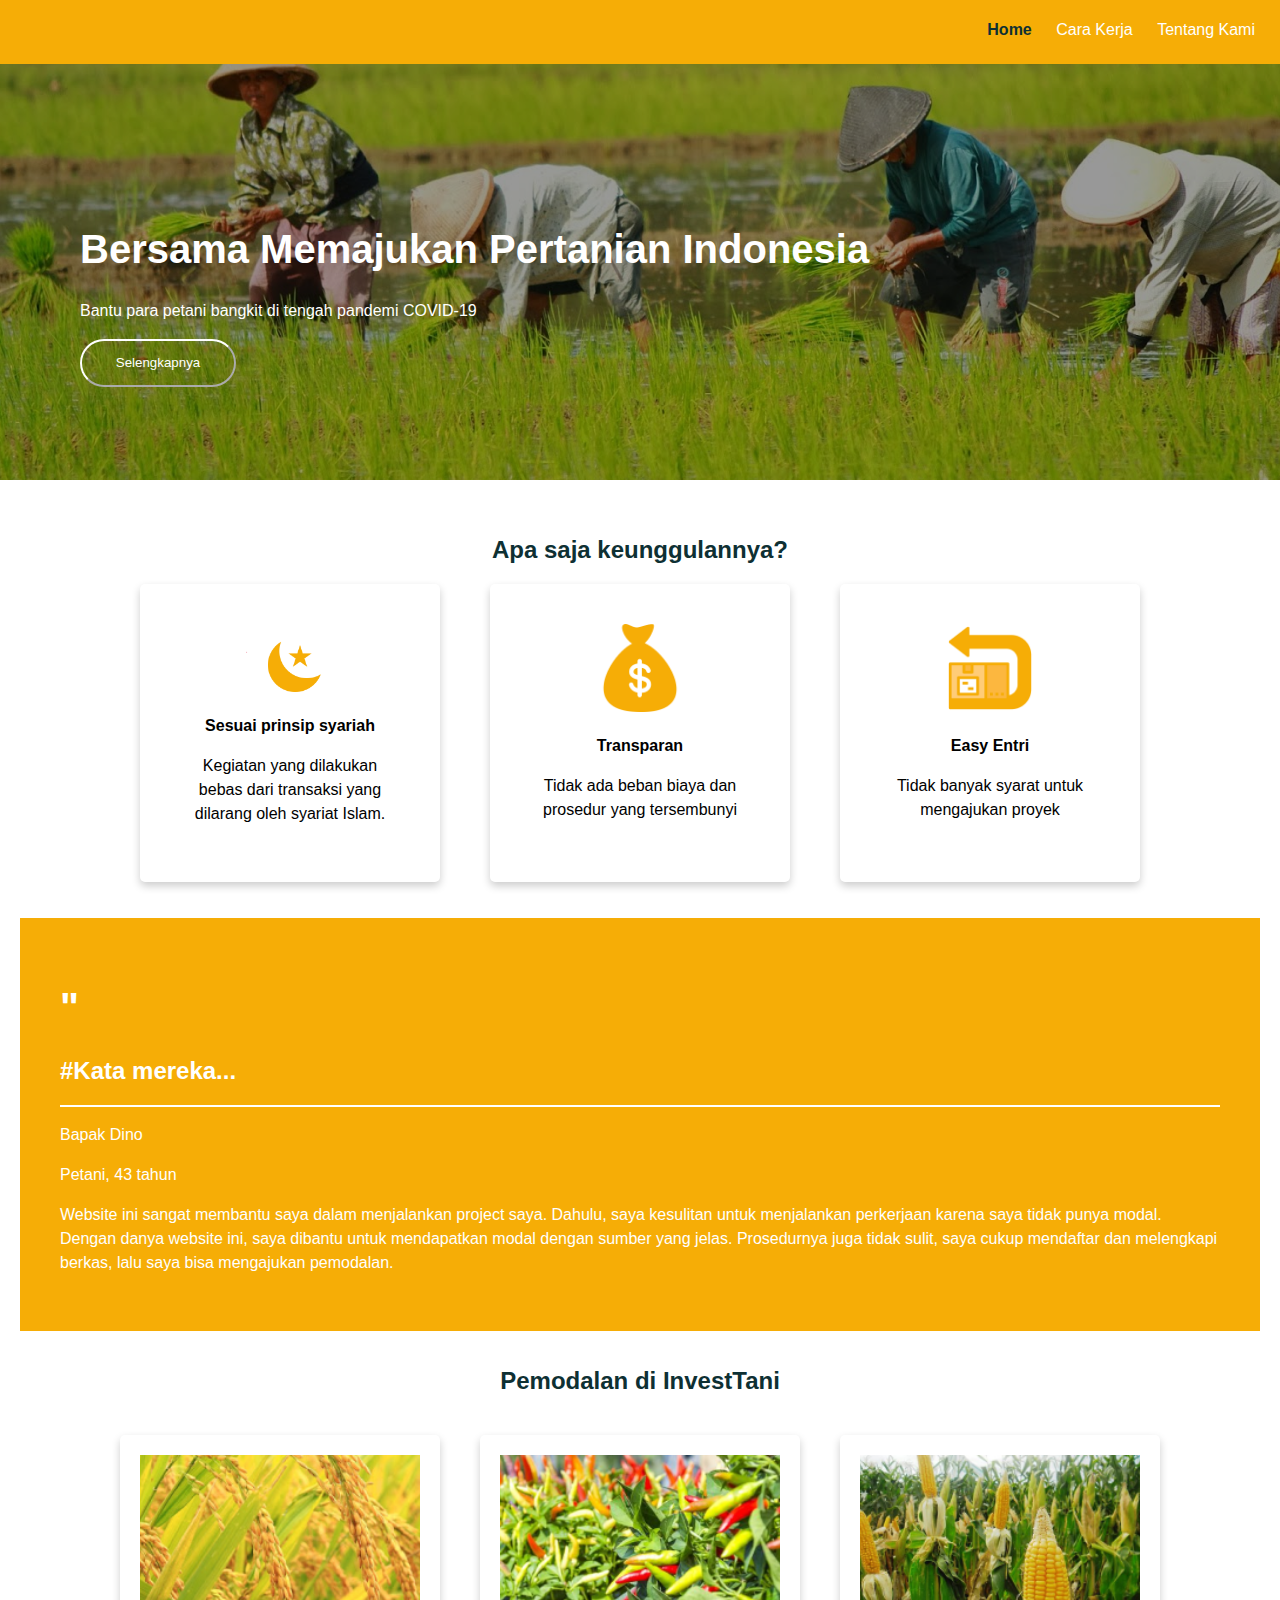
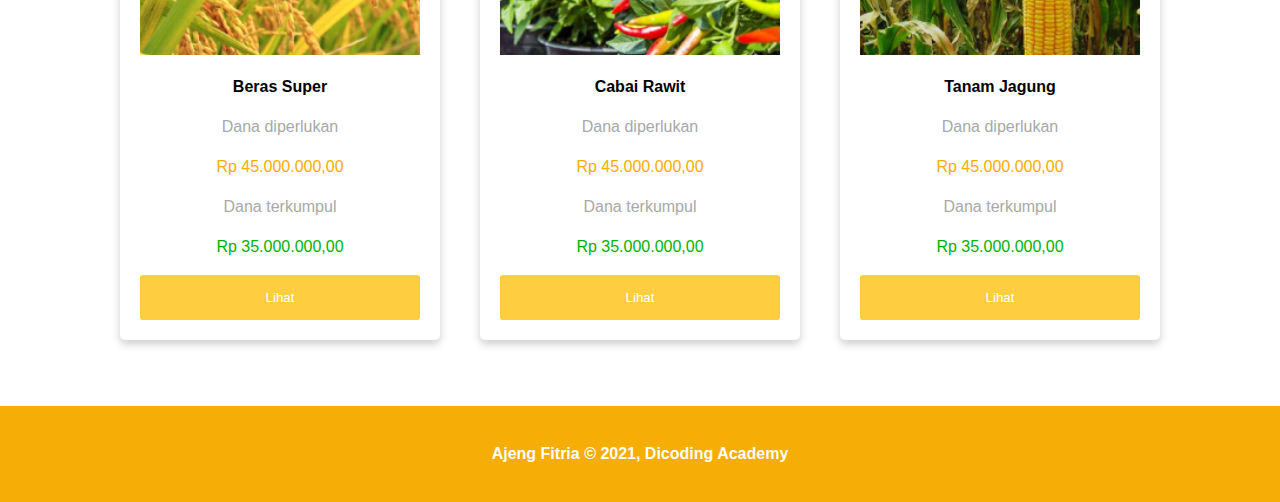
<file: index.html>
<!DOCTYPE html>
<html>

<head>
    <title>InvestTani</title>
    <link rel="stylesheet" href="assets/styles/style.css">
    <meta name="viewport" content="width=device-width, initial-scale=1">
</head>

<body>

    <header>
        <nav id="navbar">
            <ul>
                <li class="active"><a href="index.html">Home</a></li>
                <li><a href="cara-kerja.html">Cara Kerja</a></li>
                <li><a href="about.html">Tentang Kami</a></li>
            </ul>
        </nav>
        <div class="jumbotron">
            <h1>Bersama Memajukan Pertanian Indonesia</h1>
            <p>Bantu para petani bangkit di tengah pandemi COVID-19</p>
            <a href="about.html"><button>Selengkapnya</button> </a>
        </div>
    </header>

    <main>
        <div id="content ">
            <article class="keunggulan">
                <div class="flex-container-column">
                    <h2 align="center" style="color:#0e3033;">Apa saja keunggulannya?</h2>
                    <div class="flex-container-row">
                        <div class="box">
                            <img src="assets/img/syariah.png" class="img-keunggulan" alt="">
                            <p><b>Sesuai prinsip syariah</b></p>
                            <p>Kegiatan yang dilakukan bebas dari transaksi yang dilarang oleh syariat Islam.</p>
                        </div>
                        <div class="box">
                            <img src="assets/img/transparan.png" class="img-keunggulan" alt="">
                            <p><b>Transparan</b></p>
                            <p>Tidak ada beban biaya dan prosedur yang tersembunyi</p>
                        </div>
                        <div class="box">
                            <img src="assets/img/easy-entry.png" class="img-keunggulan" alt="">
                            <p><b>Easy Entri</b></p>
                            <p>Tidak banyak syarat untuk mengajukan proyek</p>
                        </div>
                    </div>
                </div>
            </article>

            <article class="kata-mereka">
                <h1>"</h1>
                <h2 style="color: white;">#Kata mereka...</h2 style="color: white;">
                <hr>
                <p>Bapak Dino</p>
                <p>Petani, 43 tahun</p>
                <p>Website ini sangat membantu saya dalam menjalankan project saya. Dahulu, saya kesulitan untuk menjalankan perkerjaan karena saya tidak punya modal. Dengan danya website ini, saya dibantu untuk mendapatkan modal dengan sumber yang jelas.
                    Prosedurnya juga tidak sulit, saya cukup mendaftar dan melengkapi berkas, lalu saya bisa mengajukan pemodalan.</p>

            </article>

            <article class="keunggulan">
                <div class="flex-container-column">
                    <h2 align="center" style="color:#0e3033;">Pemodalan di InvestTani</h2>
                    <div class="flex-container-row">
                        <div class="card">
                            <img src="assets/img/padi.png" class="featured-image" alt="">
                            <p><b>Beras Super</b></p>
                            <p style="color: #a8a8a8;">Dana diperlukan</p>
                            <p style="color: #F6AD06;">Rp 45.000.000,00</p>
                            <p style="color: #a8a8a8;">Dana terkumpul</p>
                            <p style="color: #08AE08;">Rp 35.000.000,00</p>
                            <a href="pemodalan.html"><button class="btn-default">Lihat</button></a>
                        </div>
                        <div class="card">
                            <img src="assets/img/cabai.png" class="featured-image" alt="">
                            <p><b>Cabai Rawit</b></p>
                            <p style="color: #a8a8a8;">Dana diperlukan</p>
                            <p style="color: #F6AD06;">Rp 45.000.000,00</p>
                            <p style="color: #a8a8a8;">Dana terkumpul</p>
                            <p style="color: #08AE08;">Rp 35.000.000,00</p>
                            <a href="pemodalan.html"><button class="btn-default">Lihat</button></a>
                        </div>
                        <div class="card">
                            <img src="assets/img/jagung.png" class="featured-image" alt="">
                            <p><b>Tanam Jagung</b></p>
                            <p style="color: #a8a8a8;">Dana diperlukan</p>
                            <p style="color: #F6AD06;">Rp 45.000.000,00</p>
                            <p style="color: #a8a8a8;">Dana terkumpul</p>
                            <p style="color: #08AE08;">Rp 35.000.000,00</p>
                            <a href="pemodalan.html"><button class="btn-default">Lihat</button></a>
                        </div>
                    </div>
                </div>
            </article>

        </div>

    </main>

    <footer>
        <p>Ajeng Fitria &#169; 2021, Dicoding Academy</p>
    </footer>
</body>
<script type="text/javascript" src="assets/js/jquery-3.3.1.min.js"></script>
<script type="text/javascript" src="assets/js/script.js" defer></script>

</html>
</file>
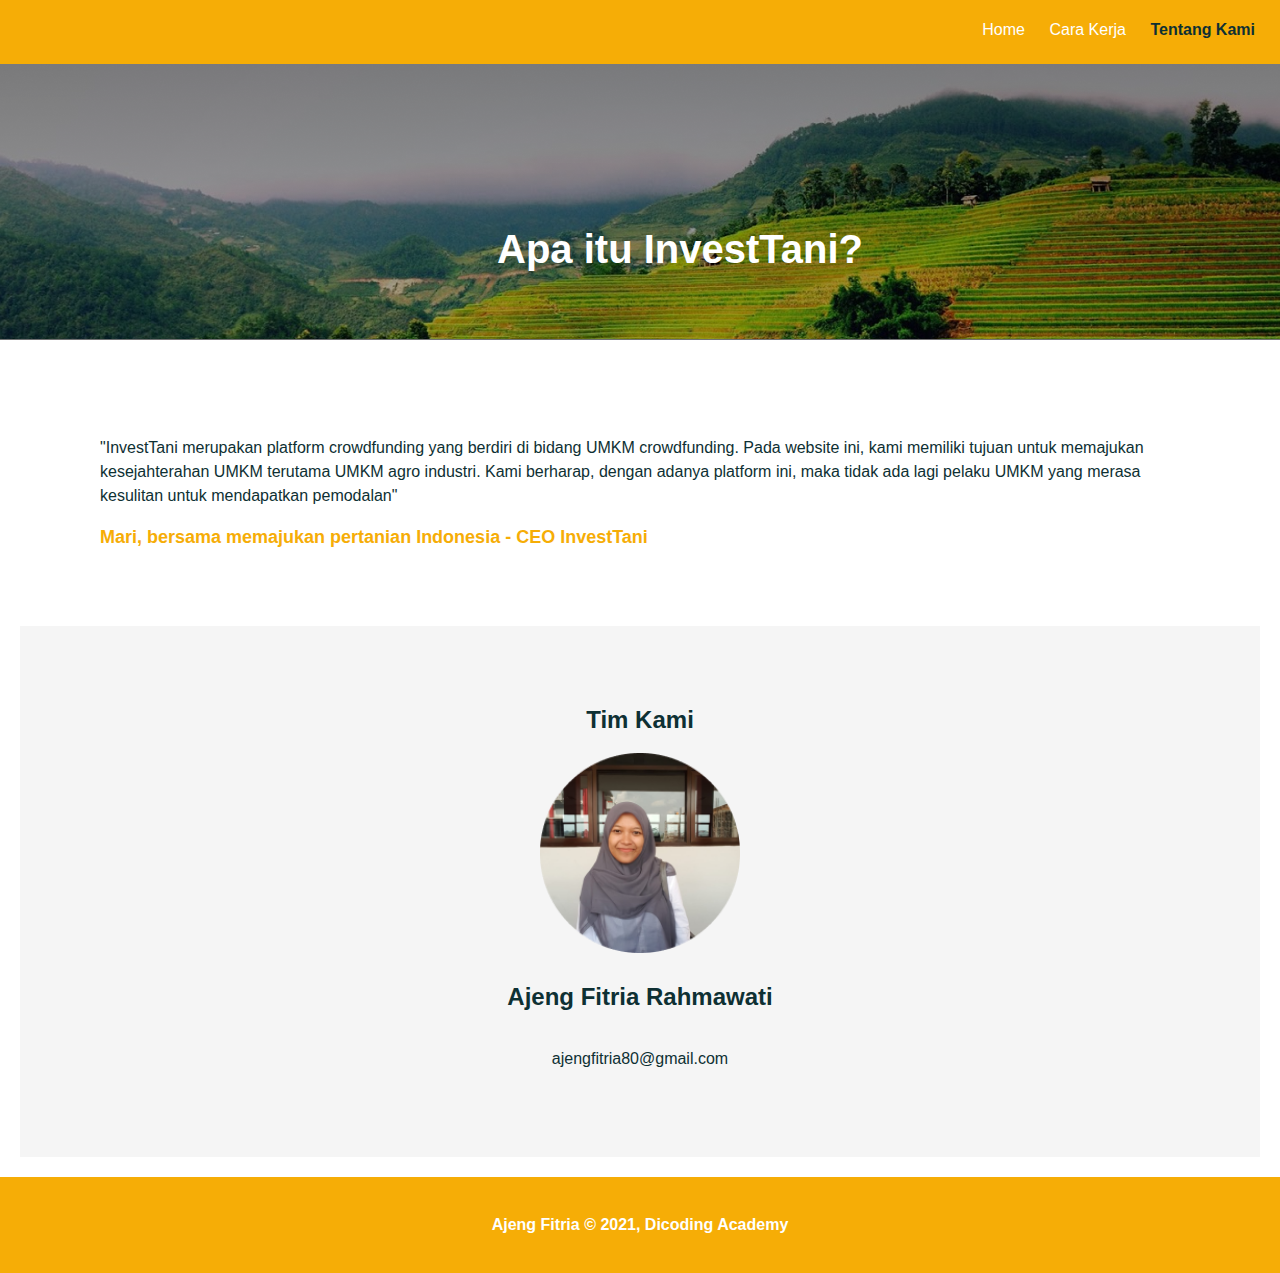
<file: about.html>
<!DOCTYPE html>
<html>

<head>
    <title>InvestTani</title>
    <link rel="stylesheet" href="assets/styles/style.css">
    <meta name="viewport" content="width=device-width, initial-scale=1">
</head>

<body>

    <header>
        <nav>
            <ul>
                <li><a href="index.html">Home</a></li>
                <li><a href="cara-kerja.html">Cara Kerja</a></li>
                <li class="active"><a href="about.html">Tentang Kami</a></li>
            </ul>
        </nav>
        <div class="jumbotron" style="background-image: url('assets/img/about.png'); height: 340px;">
            <h1 style="text-align:center">Apa itu InvestTani?</h1>
        </div>
    </header>

    <main>
        <div id="content ">
            <article class="about">
                <p>"InvestTani merupakan platform crowdfunding yang berdiri di bidang UMKM crowdfunding. Pada website ini, kami memiliki tujuan untuk memajukan kesejahterahan UMKM terutama UMKM agro industri. Kami berharap, dengan adanya platform ini, maka
                    tidak ada lagi pelaku UMKM yang merasa kesulitan untuk mendapatkan pemodalan"</p>
                <h4></h4>
                <h3>Mari, bersama memajukan pertanian Indonesia - CEO InvestTani</h3>
            </article>

            <article class="profile">
                <div class="flex-container-column">
                    <h2 align="center" style="color:#0e3033;">Tim Kami</h2>
                    <div class="flex-container-row">
                        <img src="assets/img/avatar.png" class="featured-image" alt="">
                    </div>
                </div>
                <div class="flex-container-column">
                    <h2 align="center" style="color:#0e3033;">Ajeng Fitria Rahmawati</h2>
                    <div class="flex-container-row">
                        <p style="color:#0e3033;">ajengfitria80@gmail.com</p>
                    </div>
                </div>
            </article>

        </div>

    </main>

    <footer>
        <p>Ajeng Fitria &#169; 2021, Dicoding Academy</p>
    </footer>
</body>
<script type="text/javascript" src="assets/js/jquery-3.3.1.min.js"></script>
<script type="text/javascript" src="assets/js/script.js" defer></script>

</html>
</file>
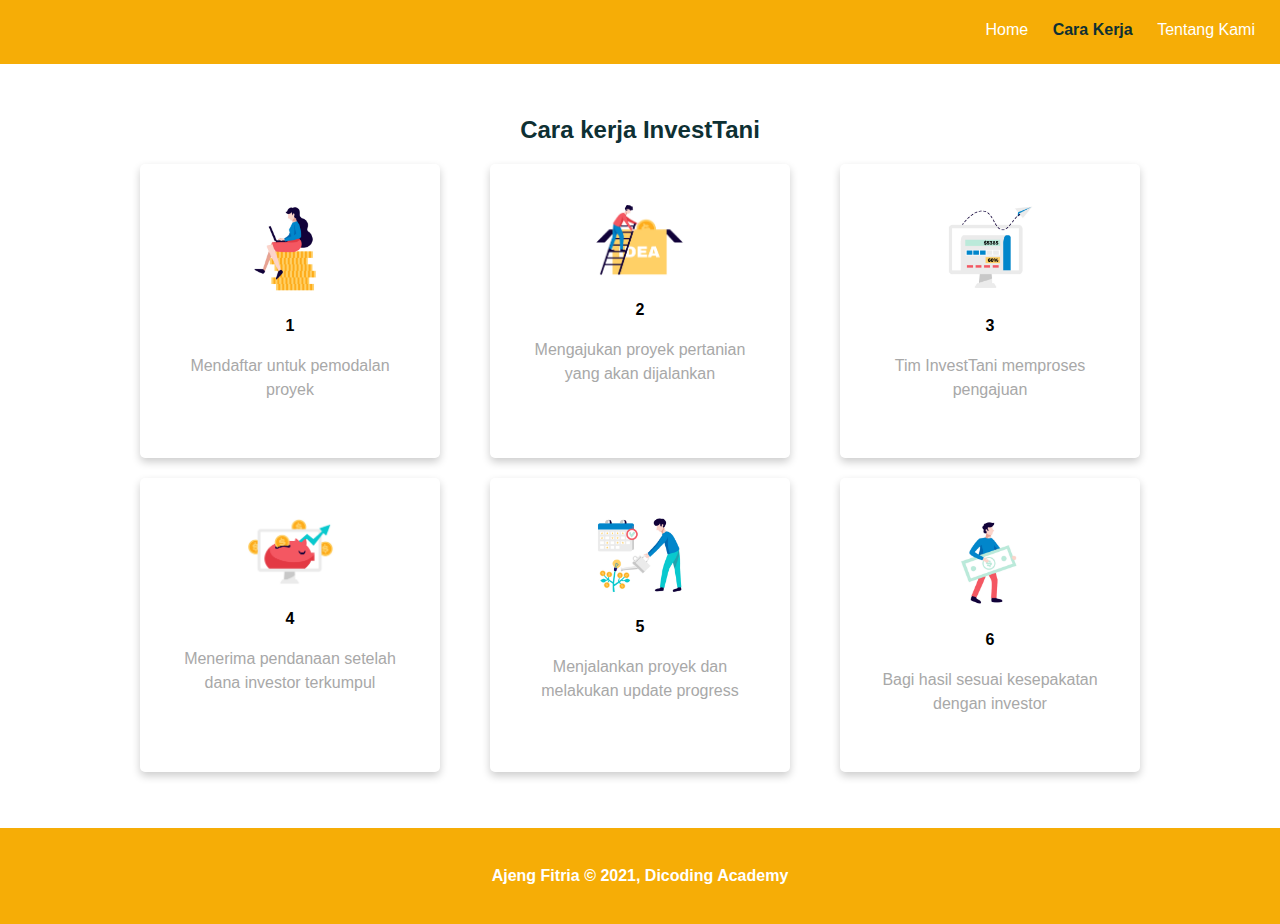
<file: cara-kerja.html>
<!DOCTYPE html>
<html>

<head>
    <title>InvestTani</title>
    <link rel="stylesheet" href="assets/styles/style.css">
    <meta name="viewport" content="width=device-width, initial-scale=1">
</head>

<body>

    <header>
        <nav>
            <ul>
                <li><a href="index.html">Home</a></li>
                <li class="active"><a href="cara-kerja.html">Cara Kerja</a></li>
                <li><a href="about.html">Tentang Kami</a></li>
            </ul>
        </nav>
    </header>

    <main>
        <div id="content ">
            <article class="keunggulan">
                <h2 align="center" style="margin-top:80px; color:#0e3033;">Cara kerja InvestTani</h2>
                <div class="flex-container-column">
                    <div class="flex-container-row">
                        <div class="box">
                            <img src="assets/img/1.png" class="img-keunggulan" alt="">
                            <p><b>1</b></p>
                            <p style="color: #a8a8a8;">Mendaftar untuk pemodalan proyek</p>
                        </div>
                        <div class="box">
                            <img src="assets/img/2.png" class="img-keunggulan" alt="">
                            <p><b>2</b></p>
                            <p style="color: #a8a8a8;">Mengajukan proyek pertanian yang akan dijalankan</p>
                        </div>
                        <div class="box">
                            <img src="assets/img/3.png" class="img-keunggulan" alt="">
                            <p><b>3</b></p>
                            <p style="color: #a8a8a8;">Tim InvestTani memproses pengajuan</p>
                        </div>
                    </div>
                    <div class="flex-container-row">
                        <div class="box">
                            <img src="assets/img/4.png" class="img-keunggulan" alt="">
                            <p><b>4</b></p>
                            <p style="color: #a8a8a8;">Menerima pendanaan setelah dana investor terkumpul</p>
                        </div>
                        <div class="box">
                            <img src="assets/img/5.png" class="img-keunggulan" alt="">
                            <p><b>5</b></p>
                            <p style="color: #a8a8a8;">Menjalankan proyek dan melakukan update progress</p>
                        </div>
                        <div class="box">
                            <img src="assets/img/6.png" class="img-keunggulan" alt="">
                            <p><b>6</b></p>
                            <p style="color: #a8a8a8;">Bagi hasil sesuai kesepakatan dengan investor</p>
                        </div>
                    </div>
                </div>
            </article>

        </div>

    </main>

    <footer>
        <p>Ajeng Fitria &#169; 2021, Dicoding Academy</p>
    </footer>
</body>
<!-- <script type="text/javascript" src="assets/js/jquery-3.3.1.min.js"></script>
<script type="text/javascript" src="assets/js/script.js" defer></script> -->

</html>
</file>
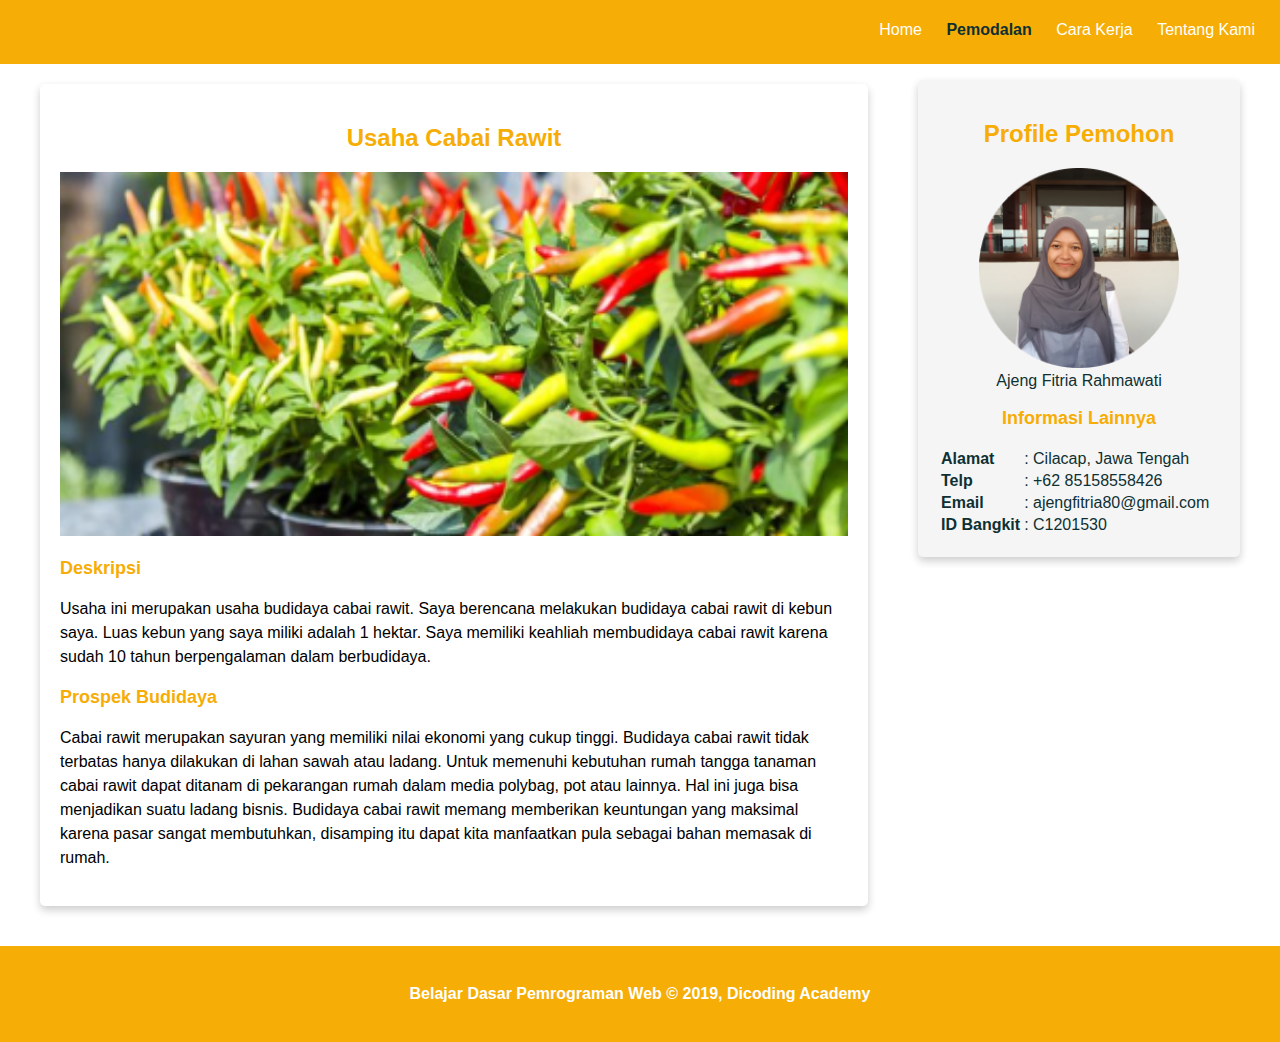
<file: pemodalan.html>
<!DOCTYPE html>
<html>

<head>
    <title>InvestTani</title>
    <link rel="stylesheet" href="assets/styles/style.css">
    <meta name="viewport" content="width=device-width, initial-scale=1">
</head>

<body>

    <header>
        <nav>
            <ul>
                <li><a href="index.html">Home</a></li>
                <li class="active"><a href="pemodalan.html">Pemodalan</a></li>
                <li><a href="cara-kerja.html">Cara Kerja</a></li>
                <li><a href="about.html">Tentang Kami</a></li>
            </ul>
        </nav>
    </header>

    <main>
        <div class="content">


            <article class="card" style="margin-top:64px; padding-top: 20px;">
                <h2>Usaha Cabai Rawit</h2>
                <img src="assets/img/cabai.png " class="featured-image " alt=" ">
                <h3 style="text-align: left;">Deskripsi</h3>
                <p style="text-align: left;">Usaha ini merupakan usaha budidaya cabai rawit. Saya berencana melakukan budidaya cabai rawit di kebun saya. Luas kebun yang saya miliki adalah 1 hektar. Saya memiliki keahliah membudidaya cabai rawit karena sudah 10 tahun berpengalaman
                    dalam berbudidaya.</p>
                <h3 style="text-align: left;">Prospek Budidaya</h3>
                <p style="text-align: left;">Cabai rawit merupakan sayuran yang memiliki nilai ekonomi yang cukup tinggi. Budidaya cabai rawit tidak terbatas hanya dilakukan di lahan sawah atau ladang. Untuk memenuhi kebutuhan rumah tangga tanaman cabai rawit dapat ditanam di pekarangan
                    rumah dalam media polybag, pot atau lainnya. Hal ini juga bisa menjadikan suatu ladang bisnis. Budidaya cabai rawit memang memberikan keuntungan yang maksimal karena pasar sangat membutuhkan, disamping itu dapat kita manfaatkan pula
                    sebagai bahan memasak di rumah. </p>
            </article>

        </div>

        <aside style="margin-top:20px; padding-top: 20px;">
            <article class="profile card ">
                <header>
                    <h2>Profile Pemohon</h2>
                    <figure>
                        <img src="assets/img/avatar.png ">
                        <figcaption>Ajeng Fitria Rahmawati</figcaption>
                    </figure>
                </header>
                <section>
                    <h3>Informasi Lainnya</h3>
                    <table style="text-align: left;">
                        <tr>
                            <th>Alamat</th>
                            <td> : Cilacap, Jawa Tengah</td>
                        </tr>
                        <tr>
                            <th>Telp</th>
                            <td> : +62 85158558426</td>
                        </tr>
                        <tr>
                            <th>Email</th>
                            <td> : ajengfitria80@gmail.com</td>
                        </tr>
                        <tr>
                            <th>ID Bangkit</th>
                            <td> : C1201530</td>
                        </tr>
                    </table>
                </section>
            </article>
        </aside>
    </main>

    <footer>
        <p>Belajar Dasar Pemrograman Web &#169; 2019, Dicoding Academy</p>
    </footer>
</body>
<!-- <script type="text/javascript" src="assets/js/jquery-3.3.1.min.js"></script>
<script type="text/javascript" src="assets/js/script.js" defer></script> -->

</html>
</file>
<file: assets/styles/style.css>
/*Init*/

@font-face {
    font-family: NunitoSans-Regular;
    src: url(../fonts/NunitoSans-Regular.ttf);
}

* {
    box-sizing: border-box;
}

@media screen and (max-width: 1000px) {
    #content,
    .content,
    aside {
        width: 100%;
        padding: 0;
    }
}

.content {
    float: left;
    width: 70%;
}

#content {
    width: 100%;
}

header {
    display: inline;
}

body {
    font-family: "Nunito-Regular", sans-serif;
    margin: 0;
    padding: 0;
}

main {
    padding: 20px;
    overflow: auto;
}

aside {
    float: right;
    width: 30%;
    padding-left: 10px;
}

h1 {
    color: white;
}

h2,
h3,
h4,
h5,
h6 {
    line-height: normal;
    color: #F6AD06;
}

h1 {
    font-size: 40px;
    font-weight: bold;
}

h2 {
    font-size: 24px;
    font-weight: 600;
}

h3 {
    font-size: 18px;
    font-weight: bold;
}

h4 {
    font-size: 14px;
}

p {
    line-height: 24px;
    font-size: 16px;
}

button {
    width: 156px;
    height: 48px;
    border: 0.5;
    background-color: transparent;
    border-color: white;
    border-radius: 32px;
    color: white;
}

.btn-default {
    width: 280px;
    height: 45px;
    background-color: #FFCD40;
    border: 0 solid transparent;
    border-radius: 3px;
}


/* 
button a {
    text-decoration: none;
    color: white;
} */

button:hover {
    border: 0;
    background-color: white;
    /* border-radius: 32px; */
    color: #F6AD06;
}


/* button a:hover {
    color: #F6AD06;
} */

nav {
    background-color: #F6AD06;
    padding: 5px;
    position: fixed;
    top: 0;
    width: 100%;
    height: 64px;
    /* float: right; */
}

nav a {
    text-decoration: none;
    color: white;
}

nav li a:hover {
    color: #0e3033;
}

nav ul li.active a {
    color: #0e3033;
    font-weight: bold;
}

nav ul {
    float: right;
}

nav li {
    display: inline;
    list-style-type: none;
    margin-right: 20px;
}

.jumbotron {
    background-image: url("../img/jumbotron.png");
    font-size: 20px;
    padding-left: 80px;
    padding-top: 200px;
    text-align: left;
    height: 480px;
    color: white;
}

.keunggulan {
    padding: 16px 16px 16px 16px;
}

.flex-container-column {
    display: flex;
    flex-direction: column;
    max-width: 800px;
    margin: 0 auto;
    align-items: center;
}

.flex-container-row {
    display: flex;
    justify-content: space-between;
    margin-bottom: 10px;
}

@media (max-width: 1000px) {
    .flex-container-column,
    .flex-container-row {
        display: block;
    }
}

.box {
    box-shadow: 0 4px 8px 0 rgba(0, 0, 0, 0.2);
    border-radius: 5px;
    min-width: 300px;
    /* properti pendukung */
    font-size: 1.5em;
    text-align: center;
    padding: 40px;
    border: 0;
    background: white;
    margin-right: 25px;
    margin-left: 25px;
    margin-bottom: 10px;
}

.box:hover {
    -moz-transform: scale(1.1);
    -webkit-transform: scale(1.1);
    transform: scale(1.1);
    transition: all 200ms ease-in-out;
}

.img-keunggulan {
    max-width: 88px;
    max-height: 88px;
    object-position: center;
    object-fit: fill;
}

.kata-mereka {
    padding: 40px;
    background-color: #F6AD06;
    color: white;
}

.about {
    padding: 60px;
    padding-left: 80px;
    padding-right: 80px;
    background-color: white;
    color: #0e3033;
}

.profile {
    padding: 60px;
    padding-left: 80px;
    padding-right: 80px;
    background-color: #F5F5F5;
    color: #0e3033;
    text-align: center;
}

hr {
    border: 0.2px solid #FFFFFF;
}

.card {
    box-shadow: 0 4px 8px 0 rgba(0, 0, 0, 0.2);
    border-radius: 5px;
    padding: 20px;
    margin: 20px 20px 20px 20px;
    text-align: center;
}

.featured-image {
    width: 100%;
    min-height: 200px;
    object-fit: cover;
    object-position: center;
}

.profile img {
    width: 200px;
}

footer {
    padding: 20px;
    color: white;
    background-color: #F6AD06;
    text-align: center;
    font-weight: bold;
}
</file>
